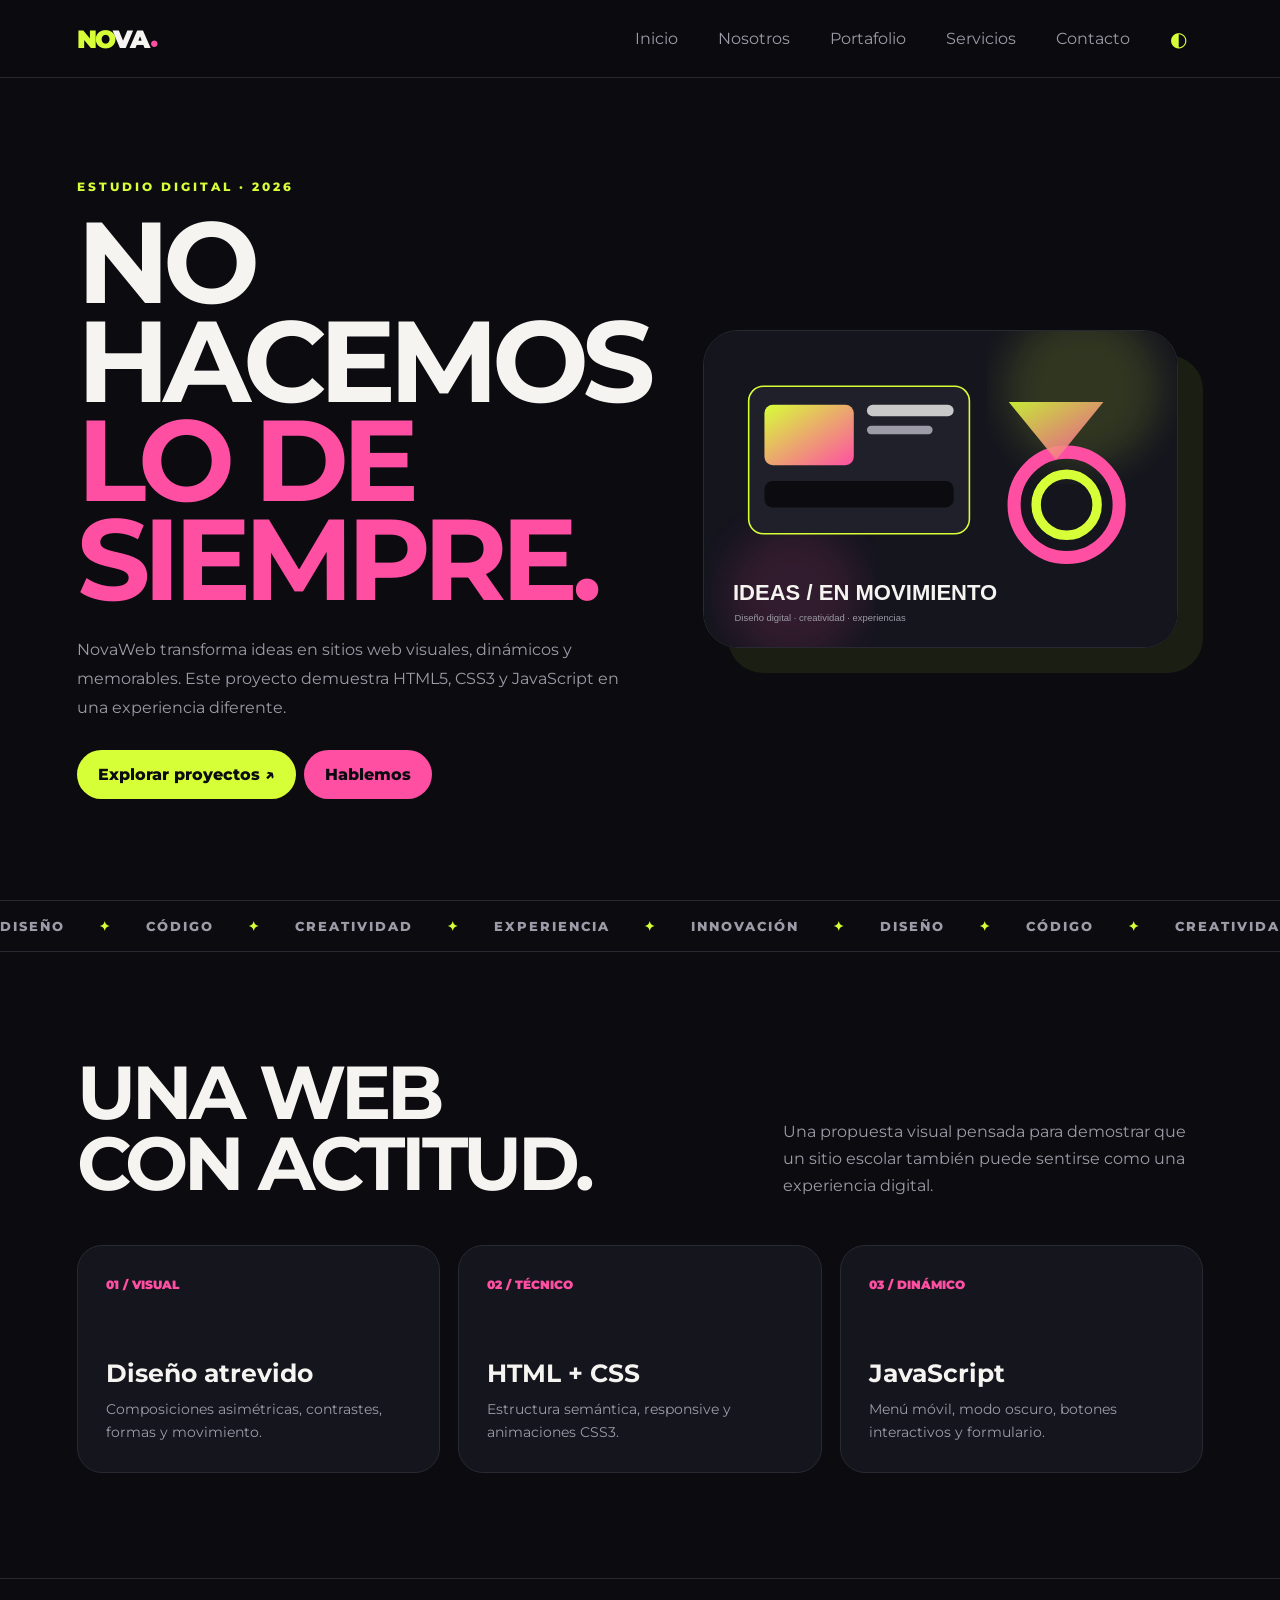
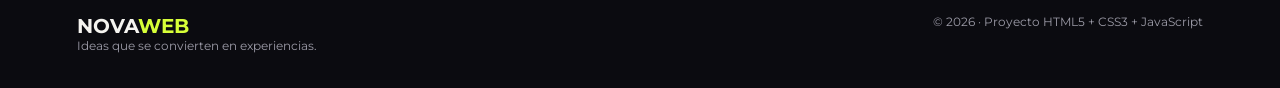
<file: index.html>
<!DOCTYPE html>
<html lang="es">
<head>
<meta charset="UTF-8"><meta name="viewport" content="width=device-width, initial-scale=1.0">
<title>Inicio · NovaWeb</title><link rel="stylesheet" href="css/estilo.css">
</head>
<body>
<header class="topbar"><a class="brand" href="index.html"><span>NO</span>VA<span class="dot">●</span></a>
<button class="hamburger" id="menuBtn">☰</button>
<nav id="nav"><a href="index.html">Inicio</a><a href="nosotros.html">Nosotros</a><a href="portafolio.html">Portafolio</a><a href="servicios.html">Servicios</a><a href="contacto.html">Contacto</a><button id="themeBtn" class="theme">◐</button></nav></header>

<main>
<section class="hero wrap">
<div class="reveal"><div class="eyebrow">ESTUDIO DIGITAL · 2026</div><h1>NO HACEMOS<br><em>LO DE SIEMPRE.</em></h1><p>NovaWeb transforma ideas en sitios web visuales, dinámicos y memorables. Este proyecto demuestra HTML5, CSS3 y JavaScript en una experiencia diferente.</p><a class="btn" href="portafolio.html">Explorar proyectos ↗</a><a class="btn alt" href="contacto.html">Hablemos</a></div>
<div class="visual tilt"><img src="img/inicio.svg" alt="Diseño digital abstracto de NovaWeb"></div>
</section>
<div class="marquee"><span>DISEÑO <b>✦</b> CÓDIGO <b>✦</b> CREATIVIDAD <b>✦</b> EXPERIENCIA <b>✦</b> INNOVACIÓN <b>✦</b> DISEÑO <b>✦</b> CÓDIGO <b>✦</b> CREATIVIDAD <b>✦</b></span></div>
<section class="section wrap"><div class="section-head"><h2>UNA WEB<br>CON ACTITUD.</h2><p>Una propuesta visual pensada para demostrar que un sitio escolar también puede sentirse como una experiencia digital.</p></div>
<div class="cards"><article class="card"><span class="num">01 / VISUAL</span><h3>Diseño atrevido</h3><p>Composiciones asimétricas, contrastes, formas y movimiento.</p></article><article class="card"><span class="num">02 / TÉCNICO</span><h3>HTML + CSS</h3><p>Estructura semántica, responsive y animaciones CSS3.</p></article><article class="card"><span class="num">03 / DINÁMICO</span><h3>JavaScript</h3><p>Menú móvil, modo oscuro, botones interactivos y formulario.</p></article></div></section>
</main>
<footer><div><strong>NOVA<span>WEB</span></strong><p>Ideas que se convierten en experiencias.</p></div><p>© 2026 · Proyecto HTML5 + CSS3 + JavaScript</p></footer>
<script src="js/script.js"></script></body></html>
</file>
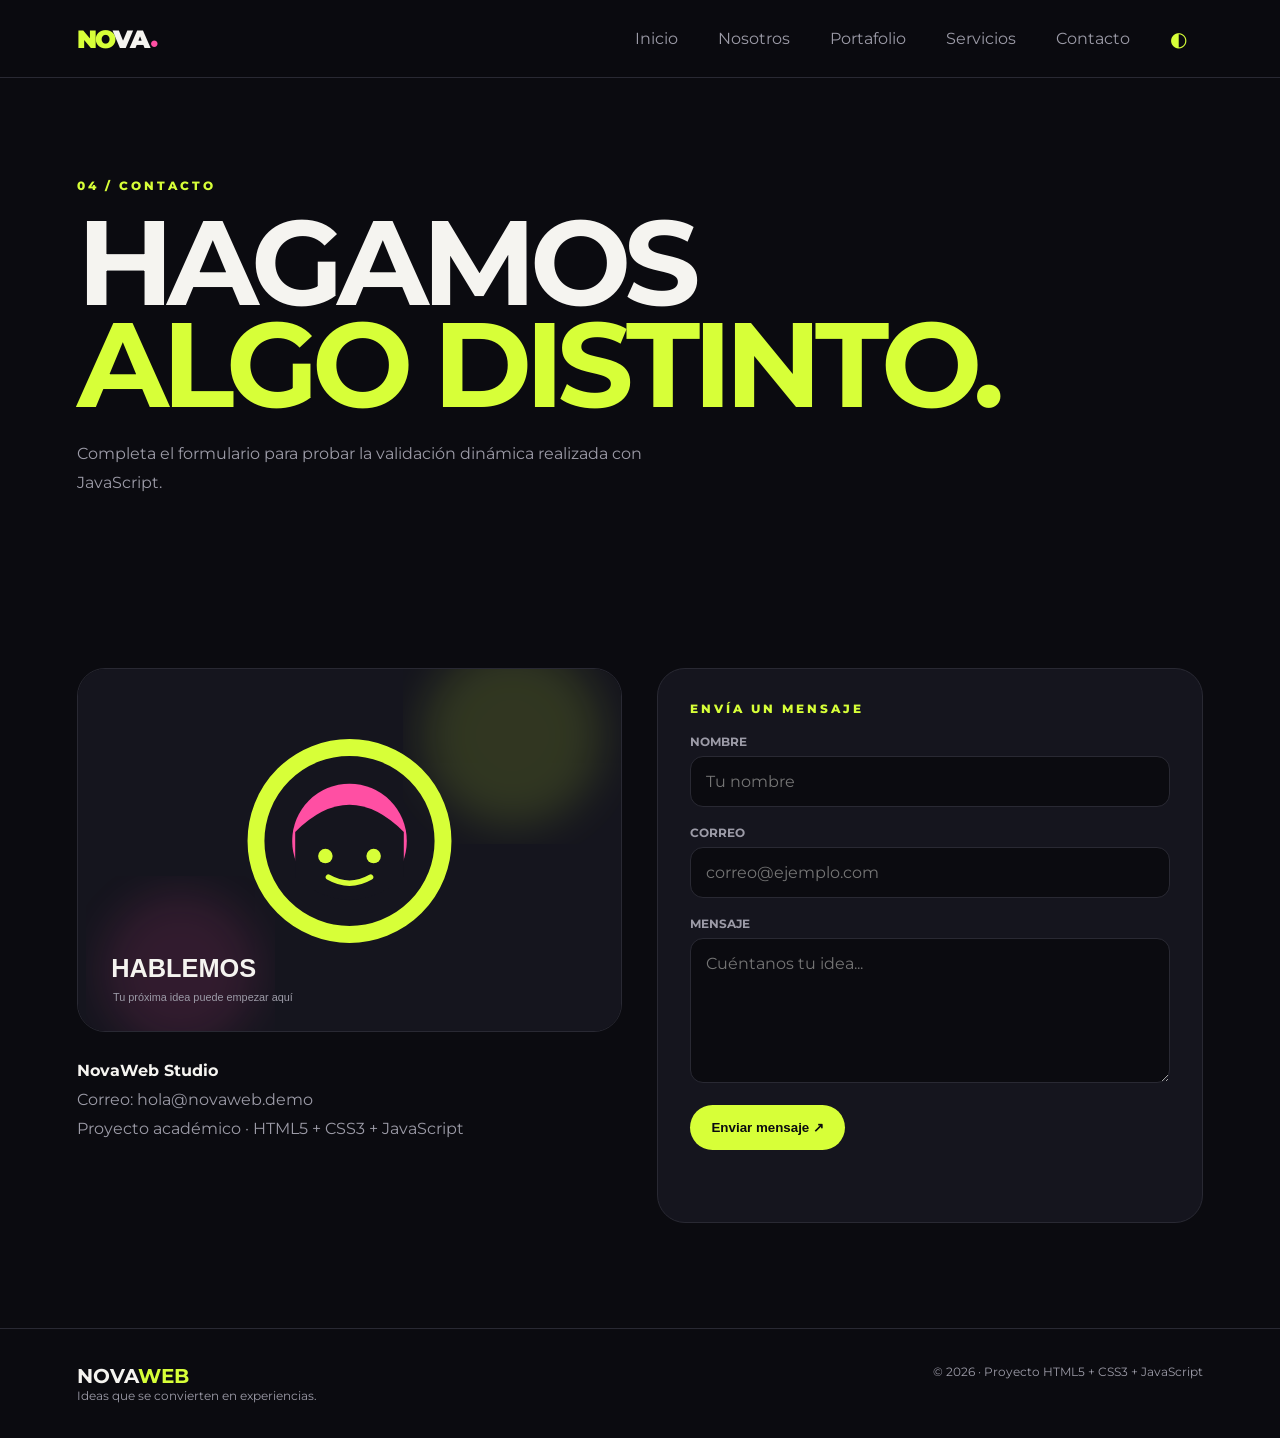
<file: contacto.html>
<!DOCTYPE html>
<html lang="es">
<head>
<meta charset="UTF-8"><meta name="viewport" content="width=device-width, initial-scale=1.0">
<title>Contacto · NovaWeb</title><link rel="stylesheet" href="css/estilo.css">
</head>
<body>
<header class="topbar"><a class="brand" href="index.html"><span>NO</span>VA<span class="dot">●</span></a>
<button class="hamburger" id="menuBtn">☰</button>
<nav id="nav"><a href="index.html">Inicio</a><a href="nosotros.html">Nosotros</a><a href="portafolio.html">Portafolio</a><a href="servicios.html">Servicios</a><a href="contacto.html">Contacto</a><button id="themeBtn" class="theme">◐</button></nav></header>

<main class="wrap"><section class="page-hero"><div class="eyebrow">04 / CONTACTO</div><h1>HAGAMOS<br><span style="color:var(--hot)">ALGO DISTINTO.</span></h1><p>Completa el formulario para probar la validación dinámica realizada con JavaScript.</p></section>
<section class="contact-grid section"><div><img class="contact-img tilt" src="img/contacto.svg" alt="Ilustración de comunicación"><div style="margin-top:25px;color:var(--muted);line-height:1.8"><b style="color:var(--text)">NovaWeb Studio</b><br>Correo: hola@novaweb.demo<br>Proyecto académico · HTML5 + CSS3 + JavaScript</div></div>
<form class="formbox" id="contactForm"><div class="eyebrow">ENVÍA UN MENSAJE</div><label for="name">NOMBRE</label><input id="name" type="text" placeholder="Tu nombre"><label for="email">CORREO</label><input id="email" type="email" placeholder="correo@ejemplo.com"><label for="message">MENSAJE</label><textarea id="message" placeholder="Cuéntanos tu idea..."></textarea><button class="btn" type="submit">Enviar mensaje ↗</button><div class="result" id="result"></div></form></section></main>
<footer><div><strong>NOVA<span>WEB</span></strong><p>Ideas que se convierten en experiencias.</p></div><p>© 2026 · Proyecto HTML5 + CSS3 + JavaScript</p></footer>
<script src="js/script.js"></script></body></html>
</file>
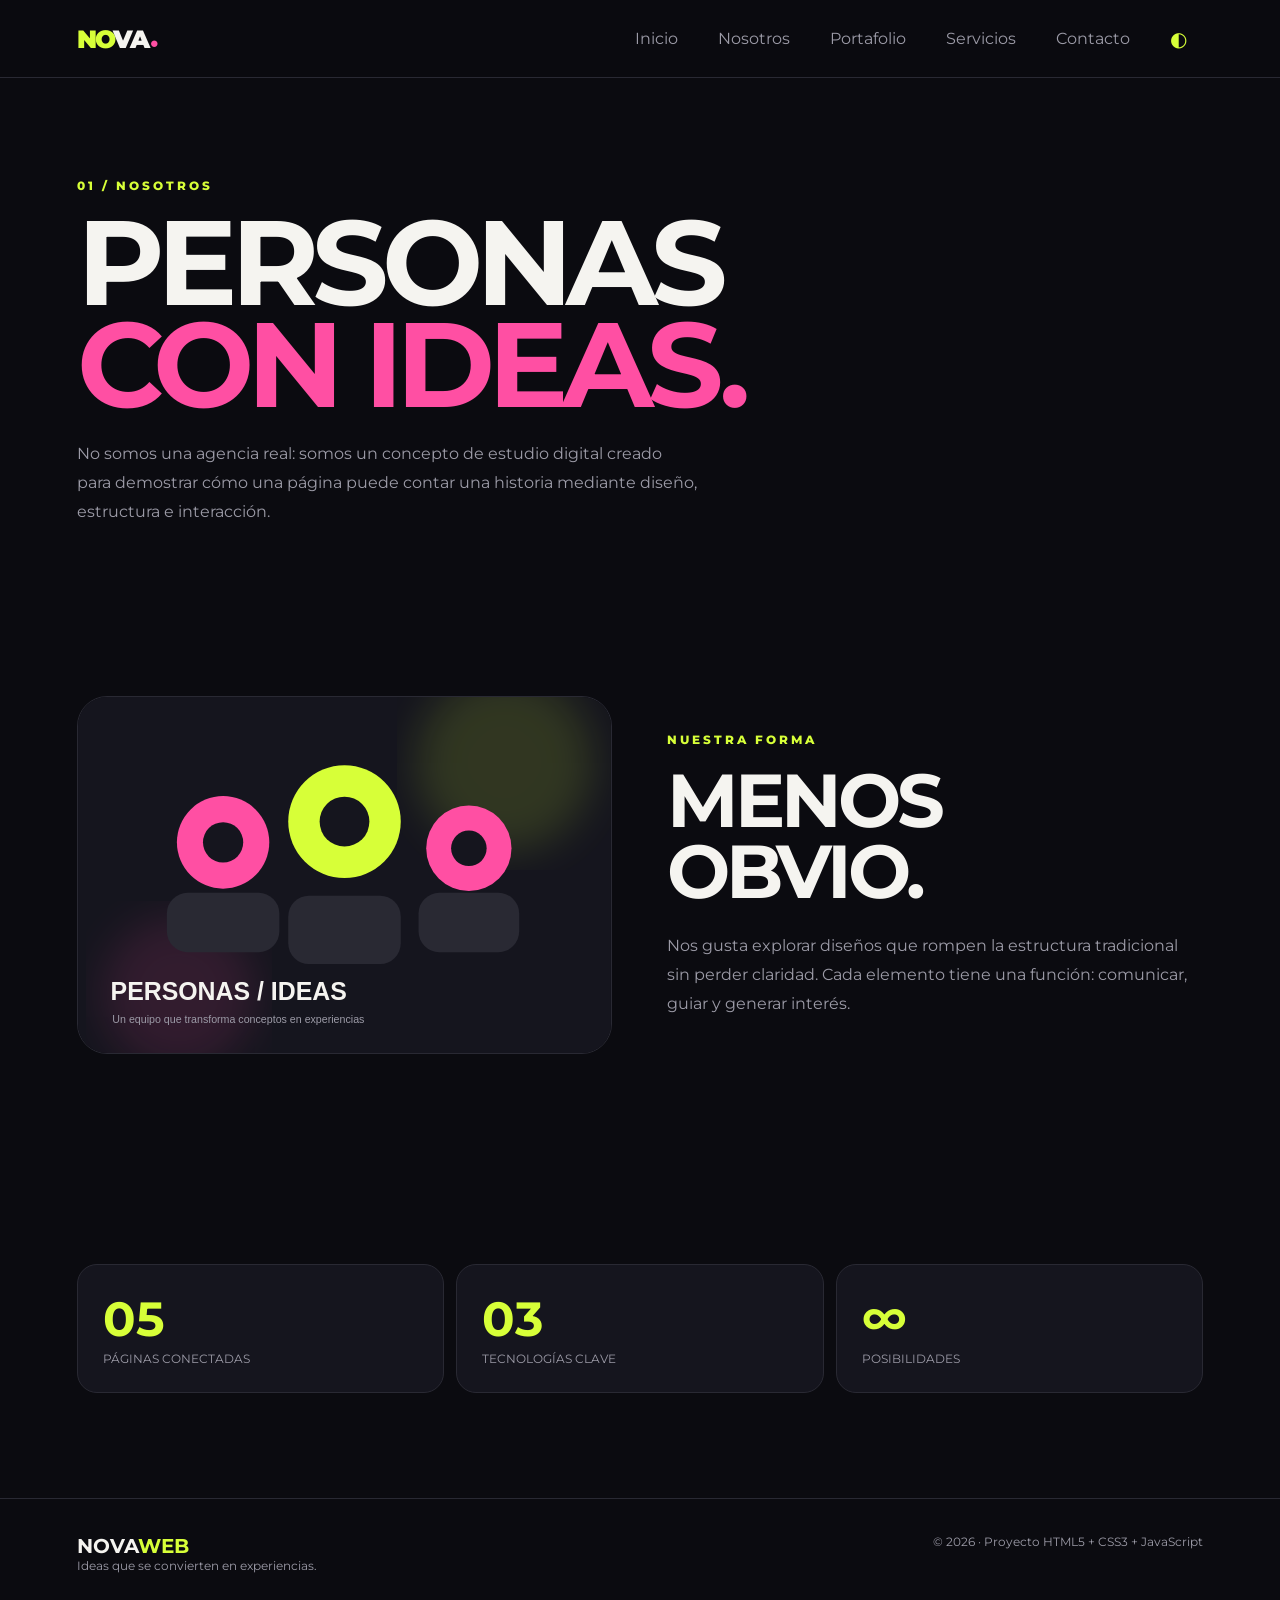
<file: nosotros.html>
<!DOCTYPE html>
<html lang="es">
<head>
<meta charset="UTF-8"><meta name="viewport" content="width=device-width, initial-scale=1.0">
<title>Nosotros · NovaWeb</title><link rel="stylesheet" href="css/estilo.css">
</head>
<body>
<header class="topbar"><a class="brand" href="index.html"><span>NO</span>VA<span class="dot">●</span></a>
<button class="hamburger" id="menuBtn">☰</button>
<nav id="nav"><a href="index.html">Inicio</a><a href="nosotros.html">Nosotros</a><a href="portafolio.html">Portafolio</a><a href="servicios.html">Servicios</a><a href="contacto.html">Contacto</a><button id="themeBtn" class="theme">◐</button></nav></header>

<main class="wrap">
<section class="page-hero"><div class="eyebrow">01 / NOSOTROS</div><h1>PERSONAS<br><span style="color:var(--pink)">CON IDEAS.</span></h1><p>No somos una agencia real: somos un concepto de estudio digital creado para demostrar cómo una página puede contar una historia mediante diseño, estructura e interacción.</p></section>
<section class="split section"><img class="tilt" src="img/equipo.svg" alt="Ilustración abstracta de equipo creativo"><div><div class="eyebrow">NUESTRA FORMA</div><h2>MENOS<br>OBVIO.</h2><p style="color:var(--muted);line-height:1.8;margin-top:25px">Nos gusta explorar diseños que rompen la estructura tradicional sin perder claridad. Cada elemento tiene una función: comunicar, guiar y generar interés.</p></div></section>
<section class="section"><div class="numbers"><div class="number"><strong>05</strong><span>PÁGINAS CONECTADAS</span></div><div class="number"><strong>03</strong><span>TECNOLOGÍAS CLAVE</span></div><div class="number"><strong>∞</strong><span>POSIBILIDADES</span></div></div></section>
</main>
<footer><div><strong>NOVA<span>WEB</span></strong><p>Ideas que se convierten en experiencias.</p></div><p>© 2026 · Proyecto HTML5 + CSS3 + JavaScript</p></footer>
<script src="js/script.js"></script></body></html>
</file>
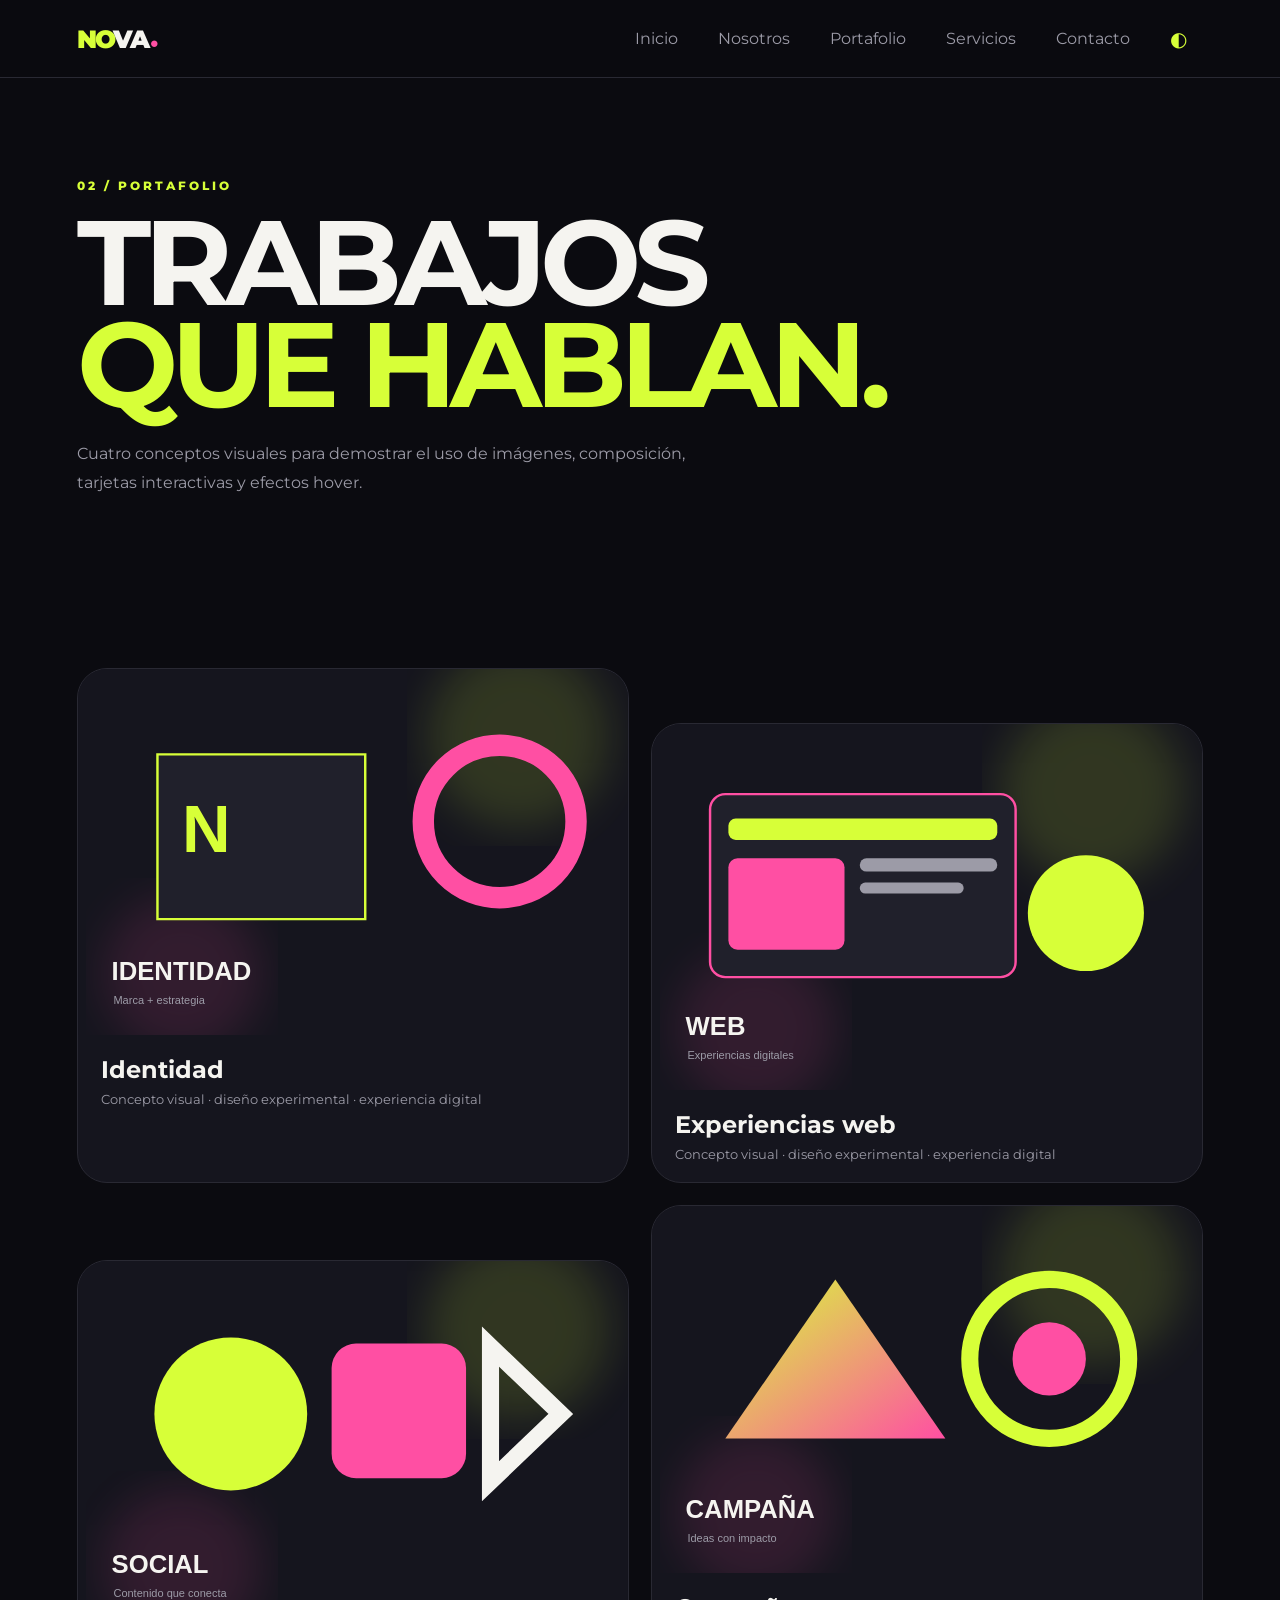
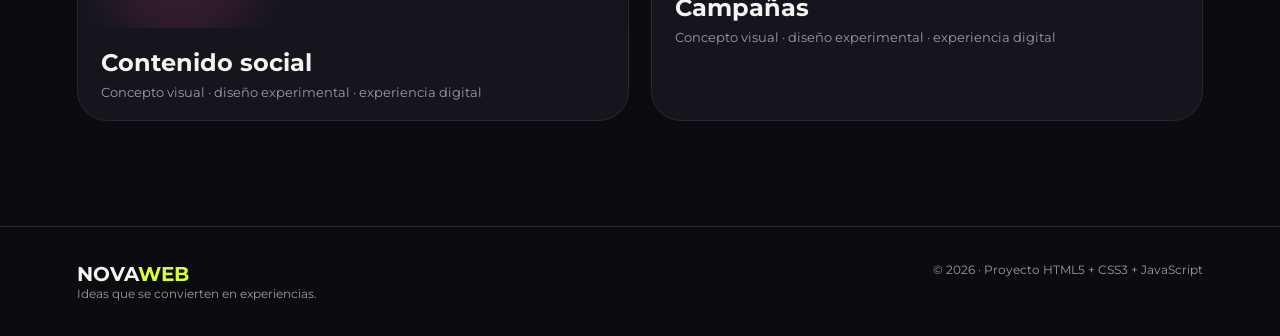
<file: portafolio.html>
<!DOCTYPE html>
<html lang="es">
<head>
<meta charset="UTF-8"><meta name="viewport" content="width=device-width, initial-scale=1.0">
<title>Portafolio · NovaWeb</title><link rel="stylesheet" href="css/estilo.css">
</head>
<body>
<header class="topbar"><a class="brand" href="index.html"><span>NO</span>VA<span class="dot">●</span></a>
<button class="hamburger" id="menuBtn">☰</button>
<nav id="nav"><a href="index.html">Inicio</a><a href="nosotros.html">Nosotros</a><a href="portafolio.html">Portafolio</a><a href="servicios.html">Servicios</a><a href="contacto.html">Contacto</a><button id="themeBtn" class="theme">◐</button></nav></header>

<main class="wrap"><section class="page-hero"><div class="eyebrow">02 / PORTAFOLIO</div><h1>TRABAJOS<br><span style="color:var(--hot)">QUE HABLAN.</span></h1><p>Cuatro conceptos visuales para demostrar el uso de imágenes, composición, tarjetas interactivas y efectos hover.</p></section>
<section class="projects section"><article class="project tilt"><img src="img/proyecto1.svg" alt="Proyecto 1"><div class="project-info"><h3>Identidad</h3><p>Concepto visual · diseño experimental · experiencia digital</p></div></article><article class="project tilt"><img src="img/proyecto2.svg" alt="Proyecto 2"><div class="project-info"><h3>Experiencias web</h3><p>Concepto visual · diseño experimental · experiencia digital</p></div></article><article class="project tilt"><img src="img/proyecto3.svg" alt="Proyecto 3"><div class="project-info"><h3>Contenido social</h3><p>Concepto visual · diseño experimental · experiencia digital</p></div></article><article class="project tilt"><img src="img/proyecto4.svg" alt="Proyecto 4"><div class="project-info"><h3>Campañas</h3><p>Concepto visual · diseño experimental · experiencia digital</p></div></article></section></main>
<footer><div><strong>NOVA<span>WEB</span></strong><p>Ideas que se convierten en experiencias.</p></div><p>© 2026 · Proyecto HTML5 + CSS3 + JavaScript</p></footer>
<script src="js/script.js"></script></body></html>
</file>
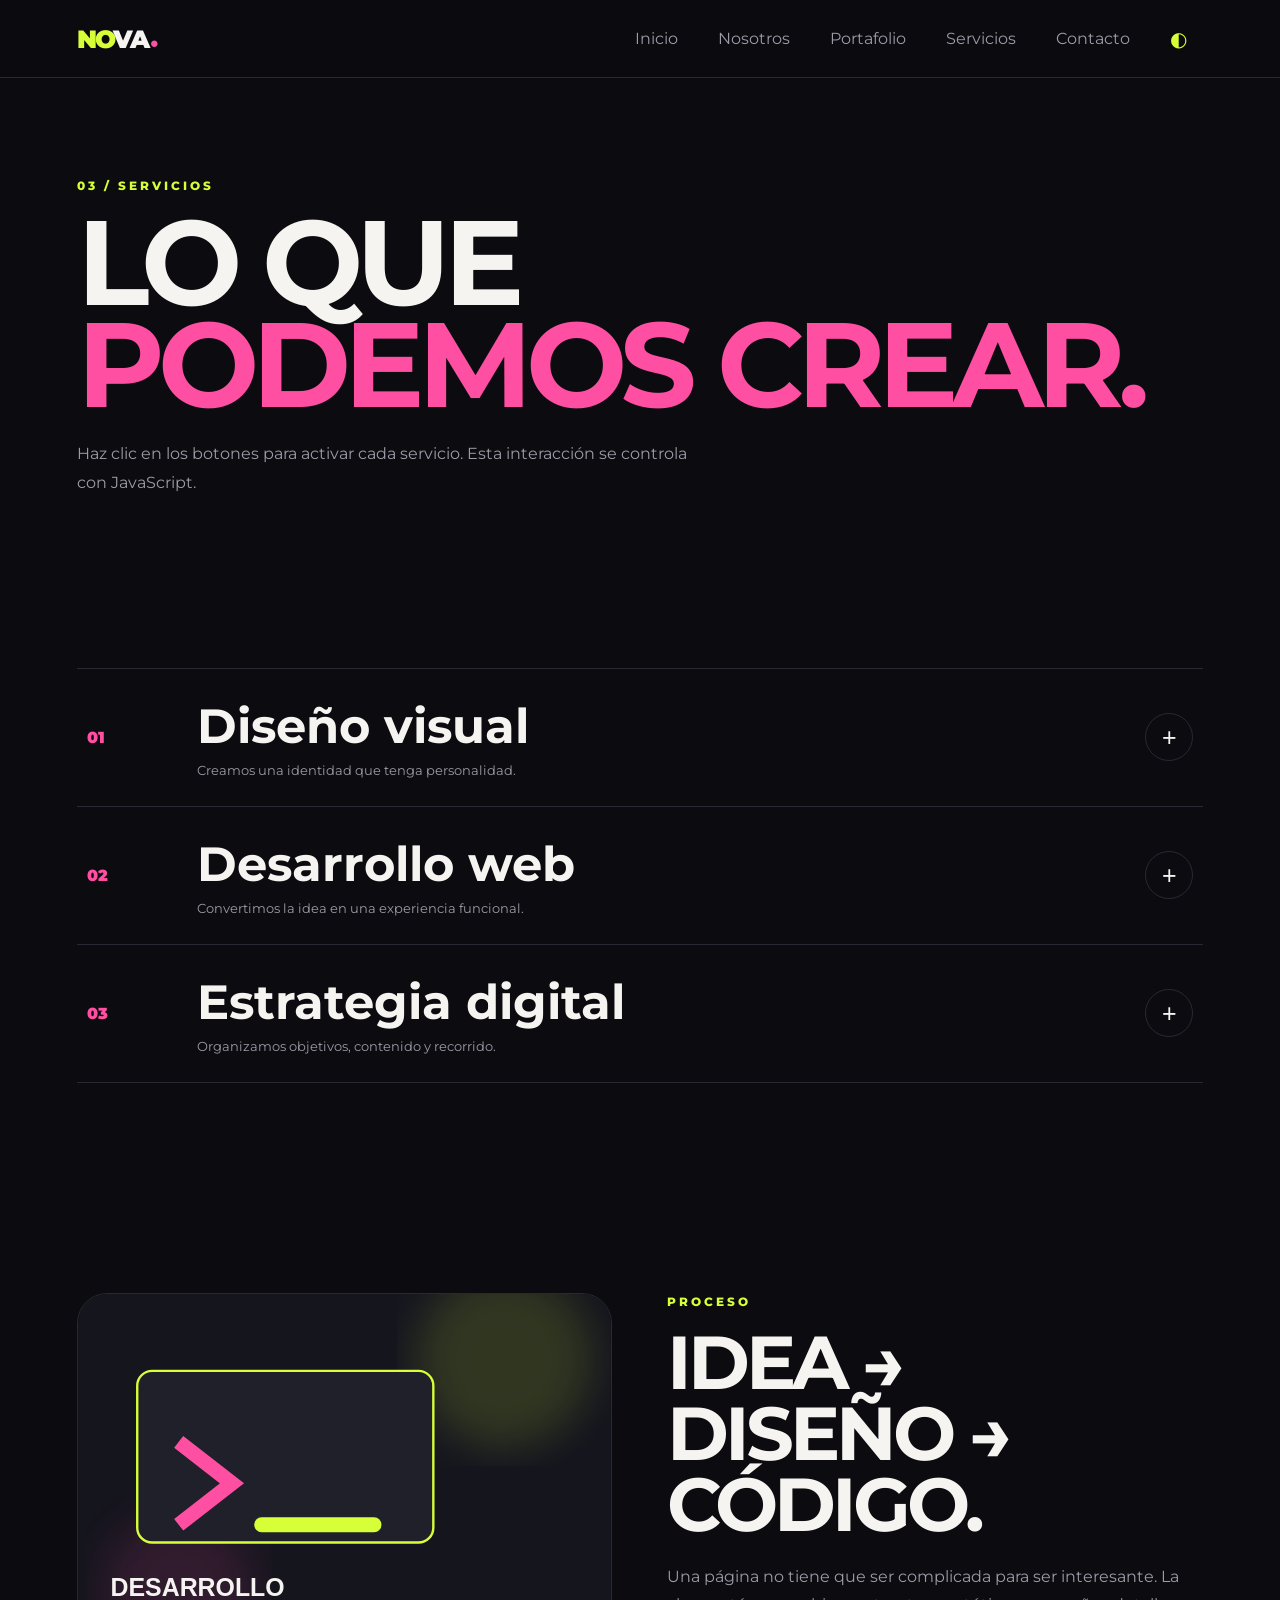
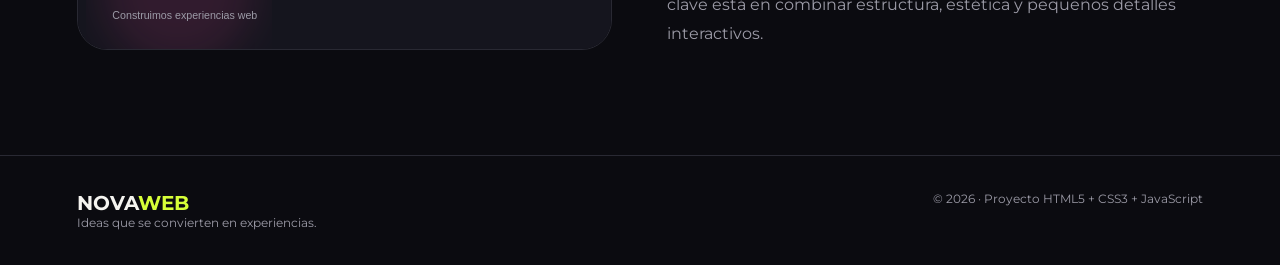
<file: servicios.html>
<!DOCTYPE html>
<html lang="es">
<head>
<meta charset="UTF-8"><meta name="viewport" content="width=device-width, initial-scale=1.0">
<title>Servicios · NovaWeb</title><link rel="stylesheet" href="css/estilo.css">
</head>
<body>
<header class="topbar"><a class="brand" href="index.html"><span>NO</span>VA<span class="dot">●</span></a>
<button class="hamburger" id="menuBtn">☰</button>
<nav id="nav"><a href="index.html">Inicio</a><a href="nosotros.html">Nosotros</a><a href="portafolio.html">Portafolio</a><a href="servicios.html">Servicios</a><a href="contacto.html">Contacto</a><button id="themeBtn" class="theme">◐</button></nav></header>

<main class="wrap"><section class="page-hero"><div class="eyebrow">03 / SERVICIOS</div><h1>LO QUE<br><span style="color:var(--pink)">PODEMOS CREAR.</span></h1><p>Haz clic en los botones para activar cada servicio. Esta interacción se controla con JavaScript.</p></section>
<section class="section"><div class="service-list"><div class="service"><span class="index">01</span><div><h3>Diseño visual</h3><p>Creamos una identidad que tenga personalidad.</p></div><button>+</button></div><div class="service"><span class="index">02</span><div><h3>Desarrollo web</h3><p>Convertimos la idea en una experiencia funcional.</p></div><button>+</button></div><div class="service"><span class="index">03</span><div><h3>Estrategia digital</h3><p>Organizamos objetivos, contenido y recorrido.</p></div><button>+</button></div></div></section>
<section class="split section"><img src="img/servicio2.svg" alt="Desarrollo web abstracto"><div><div class="eyebrow">PROCESO</div><h2>IDEA → DISEÑO → CÓDIGO.</h2><p style="color:var(--muted);line-height:1.8;margin-top:22px">Una página no tiene que ser complicada para ser interesante. La clave está en combinar estructura, estética y pequeños detalles interactivos.</p></div></section></main>
<footer><div><strong>NOVA<span>WEB</span></strong><p>Ideas que se convierten en experiencias.</p></div><p>© 2026 · Proyecto HTML5 + CSS3 + JavaScript</p></footer>
<script src="js/script.js"></script></body></html>
</file>
<file: css/estilo.css>
@import url('https://fonts.googleapis.com/css2?family=Montserrat:wght@400;500;600;700;800;900&display=swap');
:root{--bg:#0b0b10;--panel:#15151e;--text:#f5f4f0;--muted:#9c9ba7;--hot:#d7ff38;--pink:#ff4fa3;--line:#292933}
*{box-sizing:border-box;margin:0;padding:0}html{scroll-behavior:smooth}body{font-family:Montserrat,Arial,sans-serif;background:var(--bg);color:var(--text);min-height:100vh;overflow-x:hidden}
body.light{--bg:#f4f3ed;--panel:#fff;--text:#111117;--muted:#62616b;--line:#dedde0}
a{color:inherit;text-decoration:none}.topbar{position:sticky;top:0;z-index:20;height:78px;padding:0 6vw;display:flex;align-items:center;justify-content:space-between;background:rgba(11,11,16,.78);backdrop-filter:blur(18px);border-bottom:1px solid var(--line)}
.light .topbar{background:rgba(244,243,237,.82)}.brand{font-size:25px;font-weight:900;letter-spacing:-2px}.brand span{color:var(--hot)}.brand .dot{color:var(--pink);font-size:15px;margin-left:2px}
nav{display:flex;gap:8px;align-items:center}nav a, .theme{border:1px solid transparent;padding:11px 15px;border-radius:99px;color:var(--muted);background:none;font:inherit;cursor:pointer;transition:.25s}nav a:hover{color:var(--text);border-color:var(--line);transform:translateY(-2px)}.theme{color:var(--hot);font-size:20px}.hamburger{display:none;background:none;border:0;color:var(--text);font-size:27px}
.wrap{width:min(1180px,88%);margin:auto}.hero{min-height:calc(100vh - 78px);display:grid;grid-template-columns:1.05fr .95fr;align-items:center;gap:55px;padding:70px 0}.eyebrow{color:var(--hot);font-weight:800;letter-spacing:3px;font-size:12px;text-transform:uppercase;margin-bottom:18px}.hero h1{font-size:clamp(55px,9vw,125px);line-height:.86;letter-spacing:-7px;max-width:720px}.hero h1 em{color:var(--pink);font-style:normal}.hero p{color:var(--muted);line-height:1.8;max-width:570px;margin:28px 0;font-size:16px}.btn{display:inline-flex;align-items:center;gap:10px;background:var(--hot);color:#0b0b10;padding:15px 21px;border-radius:99px;font-weight:800;transition:.25s}.btn:hover{transform:translateY(-4px) rotate(-1deg);box-shadow:0 12px 35px rgba(215,255,56,.15)}.btn.alt{background:var(--pink);margin-left:8px}
.visual{position:relative}.visual img{width:100%;display:block;border-radius:35px;border:1px solid var(--line);box-shadow:25px 25px 0 rgba(215,255,56,.08);transition:.5s}.visual:hover img{transform:rotate(1deg) scale(1.015);box-shadow:12px 18px 0 rgba(255,79,163,.16)}
.marquee{border-block:1px solid var(--line);overflow:hidden;white-space:nowrap;padding:17px 0;color:var(--muted);font-size:13px;font-weight:800;letter-spacing:2px}.marquee span{display:inline-block;animation:move 16s linear infinite}.marquee b{color:var(--hot);margin:0 28px}@keyframes move{to{transform:translateX(-50%)}}
.section{padding:105px 0}.section-head{display:flex;justify-content:space-between;align-items:end;gap:25px;margin-bottom:45px}.section h2{font-size:clamp(38px,6vw,75px);line-height:.95;letter-spacing:-4px}.section-head p{max-width:420px;color:var(--muted);line-height:1.7}
.cards{display:grid;grid-template-columns:repeat(3,1fr);gap:18px}.card{background:var(--panel);border:1px solid var(--line);padding:28px;border-radius:25px;transition:.3s}.card:hover{transform:translateY(-8px);border-color:var(--hot)}.card .num{color:var(--pink);font-size:12px;font-weight:900}.card h3{margin:65px 0 10px;font-size:25px}.card p{color:var(--muted);line-height:1.65;font-size:14px}
.page-hero{padding:100px 0 65px}.page-hero h1{font-size:clamp(55px,10vw,120px);letter-spacing:-7px;line-height:.85}.page-hero p{color:var(--muted);max-width:620px;line-height:1.8;margin-top:25px}.split{display:grid;grid-template-columns:1fr 1fr;gap:55px;align-items:center}.split img{width:100%;border-radius:30px;border:1px solid var(--line)}.numbers{display:grid;grid-template-columns:repeat(3,1fr);gap:12px}.number{padding:25px;background:var(--panel);border:1px solid var(--line);border-radius:20px}.number strong{display:block;font-size:48px;color:var(--hot)}.number span{color:var(--muted);font-size:12px}
.projects{display:grid;grid-template-columns:1fr 1fr;gap:22px}.project{position:relative;overflow:hidden;border-radius:30px;border:1px solid var(--line);background:var(--panel)}.project:nth-child(2),.project:nth-child(3){margin-top:55px}.project img{width:100%;display:block;transition:.5s}.project:hover img{transform:scale(1.05)}.project-info{padding:20px 23px}.project-info h3{font-size:24px}.project-info p{color:var(--muted);margin-top:7px;font-size:13px}
.service-list{border-top:1px solid var(--line)}.service{display:grid;grid-template-columns:90px 1fr auto;gap:20px;align-items:center;padding:28px 10px;border-bottom:1px solid var(--line);transition:.3s}.service:hover{padding-left:25px;background:var(--panel)}.service .index{color:var(--pink);font-weight:900}.service h3{font-size:clamp(25px,4vw,48px)}.service p{color:var(--muted);font-size:13px;margin-top:7px}.service button{width:48px;height:48px;border-radius:50%;border:1px solid var(--line);background:none;color:var(--text);font-size:25px;cursor:pointer;transition:.25s}.service button:hover{background:var(--hot);color:#111;transform:rotate(90deg)}
.contact-grid{display:grid;grid-template-columns:1fr 1fr;gap:35px}.formbox{background:var(--panel);border:1px solid var(--line);border-radius:28px;padding:32px}.formbox label{display:block;color:var(--muted);font-size:12px;font-weight:700;margin:18px 0 7px}.formbox input,.formbox textarea{width:100%;padding:15px;border-radius:13px;border:1px solid var(--line);background:var(--bg);color:var(--text);font:inherit;outline:none}.formbox input:focus,.formbox textarea:focus{border-color:var(--hot)}.formbox textarea{min-height:145px;resize:vertical}.formbox button{border:0;cursor:pointer;margin-top:18px}.result{min-height:25px;margin-top:15px;font-size:13px;font-weight:700}.contact-img{width:100%;border-radius:28px;border:1px solid var(--line);display:block}
footer{border-top:1px solid var(--line);padding:35px 6vw;display:flex;justify-content:space-between;gap:20px;color:var(--muted);font-size:12px}footer strong{color:var(--text);font-size:20px}footer strong span{color:var(--hot)}
.reveal{animation:rise .7s both}@keyframes rise{from{opacity:0;transform:translateY(25px)}to{opacity:1;transform:none}}
@media(max-width:800px){.topbar{padding:0 5%}.hamburger{display:block}nav{position:absolute;top:78px;left:0;right:0;padding:15px 5%;display:none;flex-direction:column;background:var(--bg);border-bottom:1px solid var(--line)}nav.open{display:flex}nav a,.theme{width:100%;text-align:left}.hero,.split,.contact-grid{grid-template-columns:1fr}.hero{padding:55px 0}.hero h1{letter-spacing:-4px}.cards,.projects{grid-template-columns:1fr}.project:nth-child(2),.project:nth-child(3){margin-top:0}.numbers{grid-template-columns:1fr 1fr}.section{padding:70px 0}.section-head{display:block}.section-head p{margin-top:20px}.service{grid-template-columns:45px 1fr auto}.service h3{font-size:28px}footer{display:block}footer p{margin-top:15px}}
</file>
